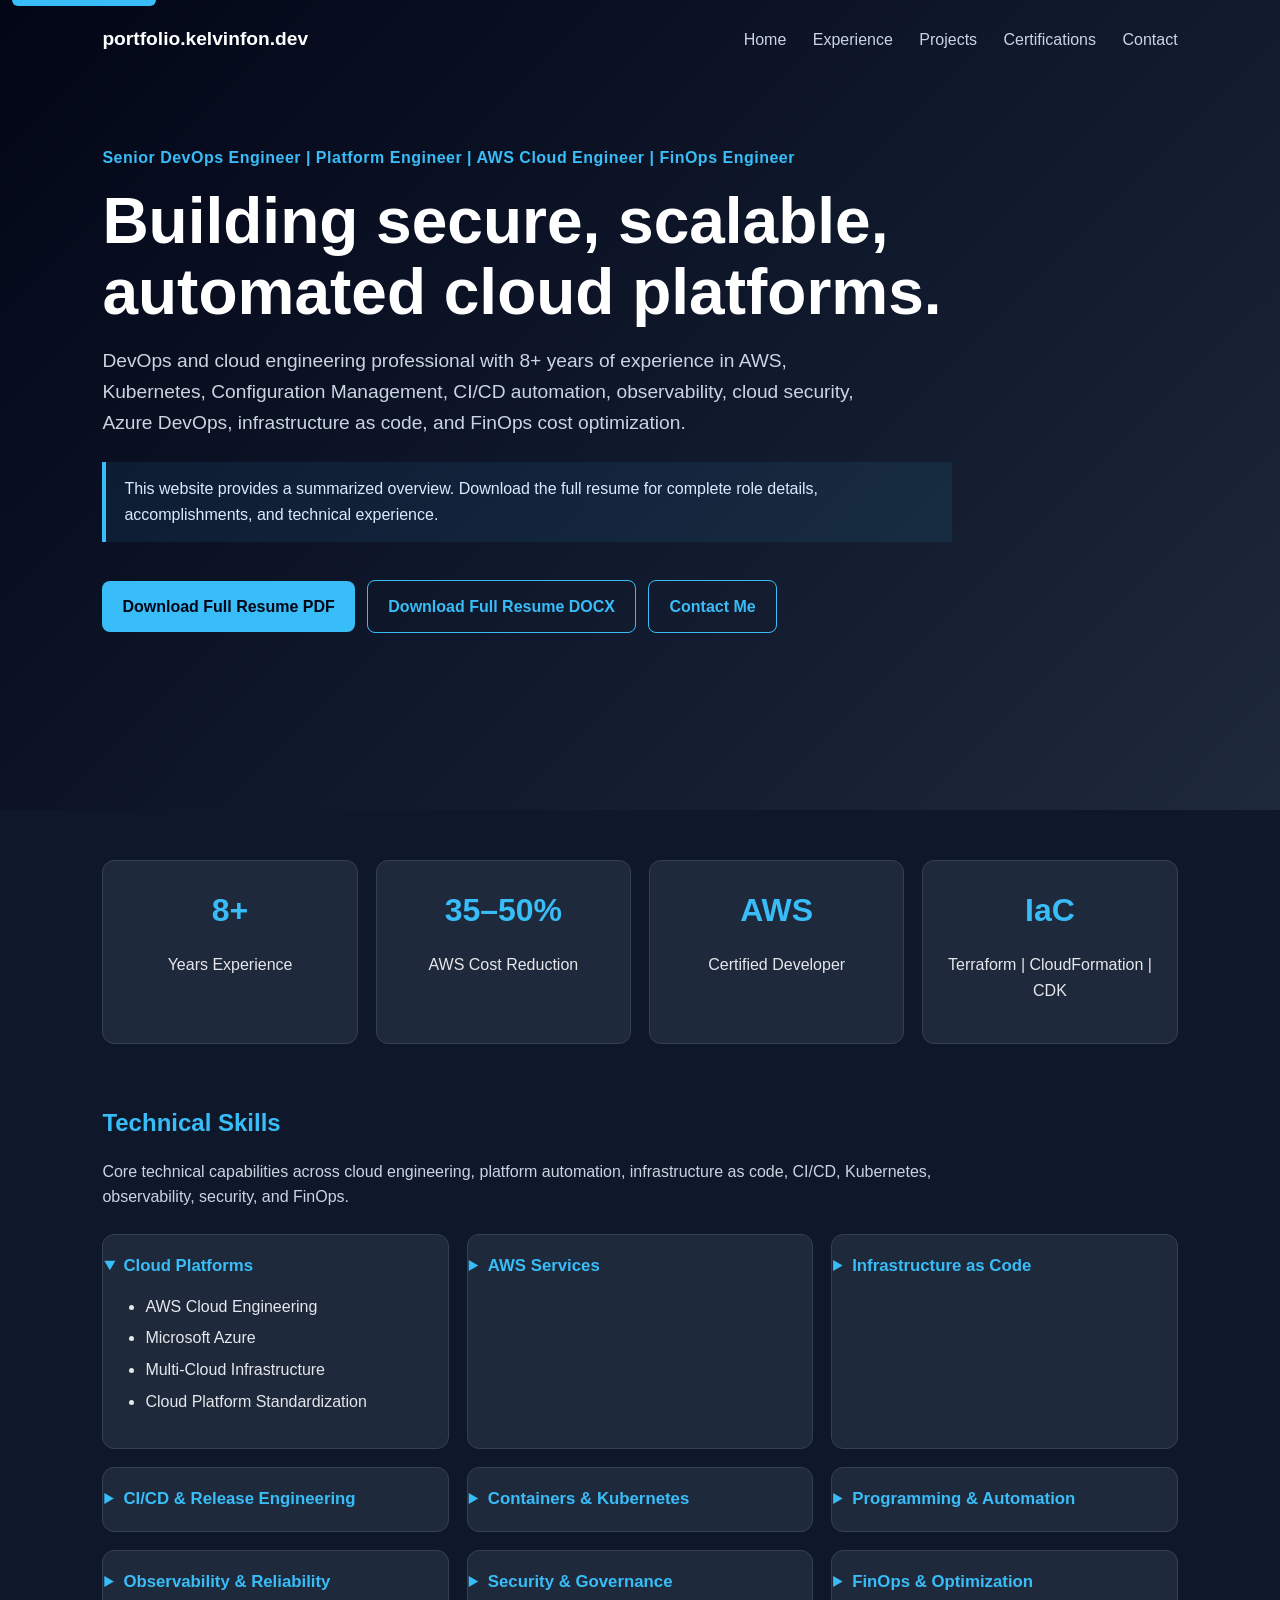
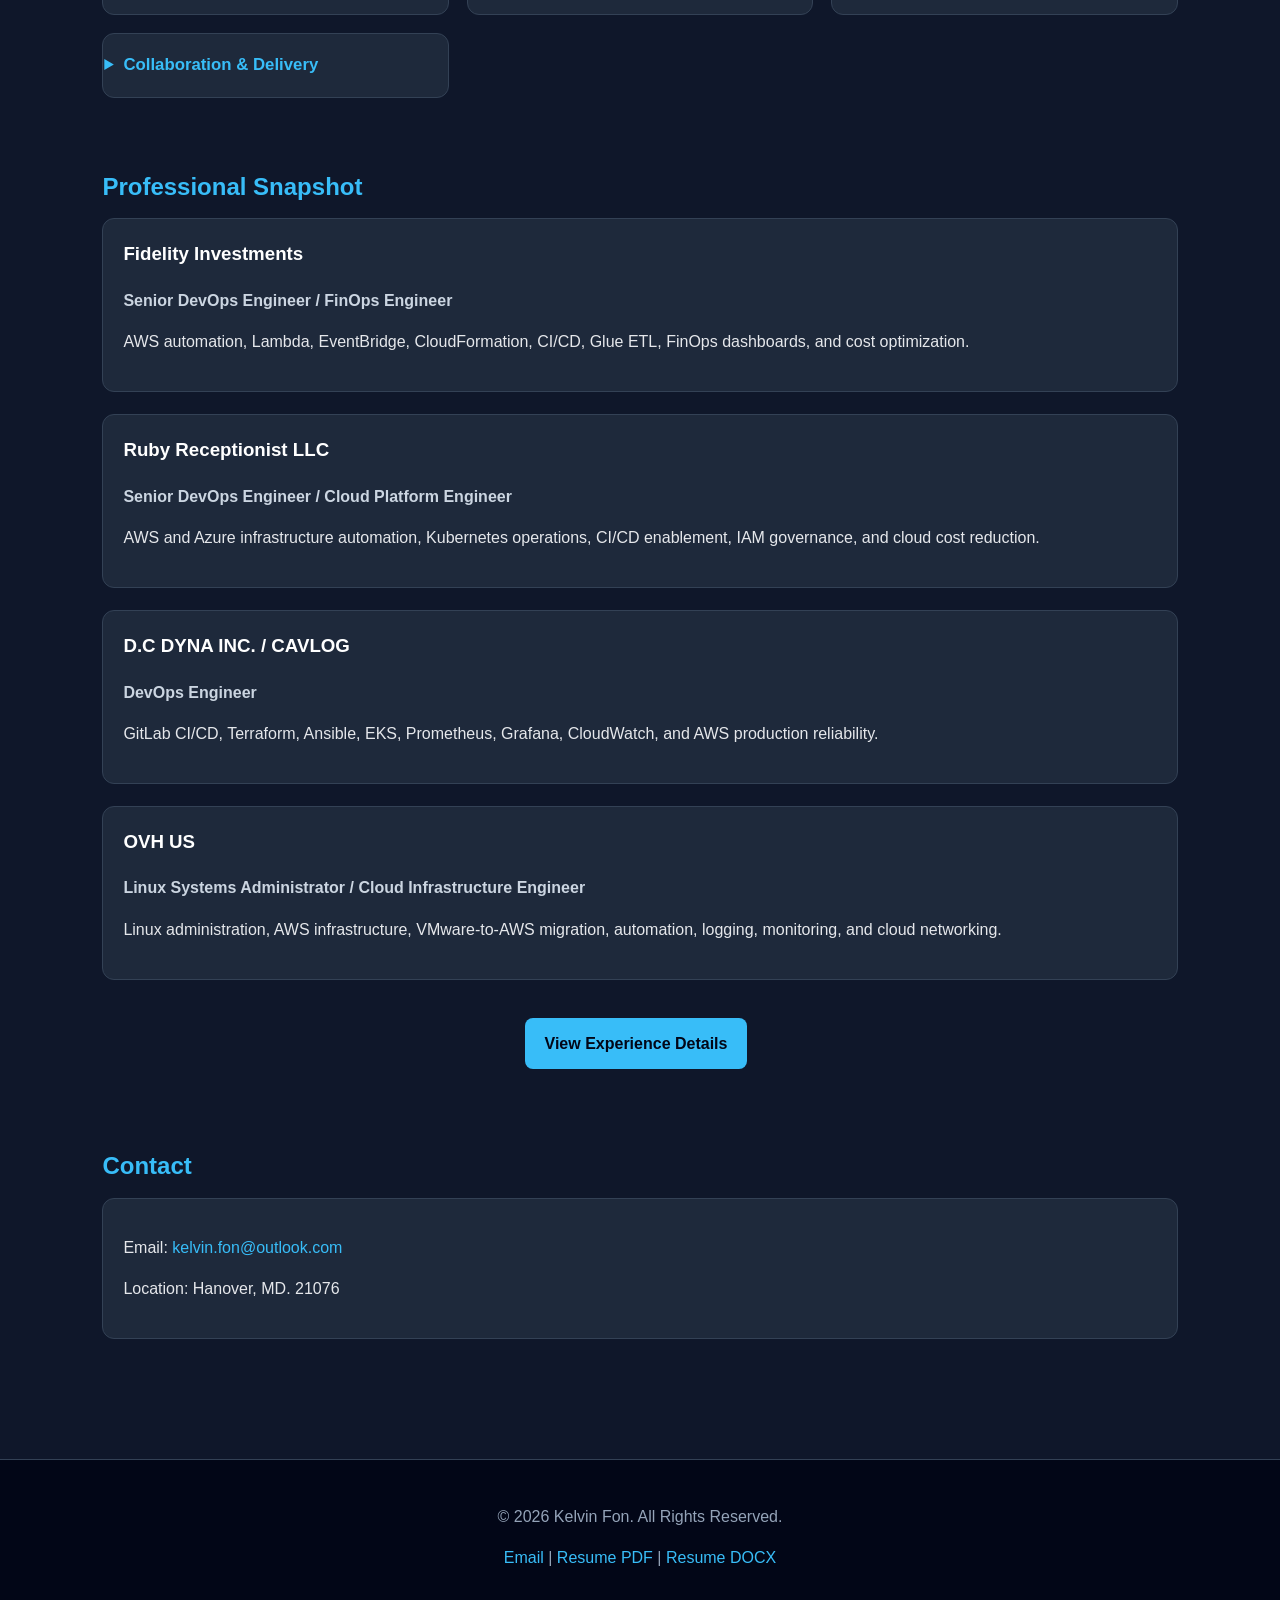
<file: index.html>
<!DOCTYPE html>
<html lang="en">
<head>
  <meta charset="UTF-8" />
  <meta name="viewport" content="width=device-width, initial-scale=1.0" />

  <title>portfolio.kelvinfon.dev | Senior DevOps Engineer</title>

  <meta name="description" content="Kelvin Fon - Senior DevOps Engineer, Platform Engineer, AWS Cloud Engineer, and FinOps Engineer." />
  <meta name="author" content="Kelvin Fon" />
  <meta name="keywords" content="DevOps Engineer, AWS Cloud Engineer, Platform Engineer, FinOps Engineer, Terraform, Kubernetes, CI/CD, GitHub Actions, Jenkins, AWS Lambda, CloudFormation, Infrastructure as Code" />

  <link rel="stylesheet" href="./css/style.css" />
</head>

<body>
<a href="#main-content" class="skip-link">Skip to content</a>

<header class="hero">
  <nav class="navbar">
    <div class="logo">portfolio.kelvinfon.dev</div>
    <div class="nav-links">
      <a href="./index.html">Home</a>
      <a href="./experience.html">Experience</a>
      <a href="./projects.html">Projects</a>
      <a href="./certifications.html">Certifications</a>
      <a href="#contact">Contact</a>
    </div>
  </nav>

  <section class="hero-content">
    <p class="tag">Senior DevOps Engineer | Platform Engineer | AWS Cloud Engineer | FinOps Engineer</p>

    <h1>Building secure, scalable, automated cloud platforms.</h1>

    <p class="hero-text">
      DevOps and cloud engineering professional with 8+ years of experience in AWS, Kubernetes,
      Configuration Management, CI/CD automation, observability, cloud security, Azure DevOps,
      infrastructure as code, and FinOps cost optimization.
    </p>

    <p class="resume-note">
      This website provides a summarized overview. Download the full resume for complete role details,
      accomplishments, and technical experience.
    </p>

    <div class="hero-buttons">
      <a href="./assets/Kelvin-Fon-Resume.pdf" download class="btn primary">Download Full Resume PDF</a>
      <a href="./assets/Kelvin-Fon-Resume.docx" download class="btn secondary">Download Full Resume DOCX</a>
      <a href="mailto:kelvin.fon@outlook.com" class="btn secondary">Contact Me</a>
    </div>
  </section>
</header>

<main id="main-content">
  <section class="stats">
    <div><h2>8+</h2><p>Years Experience</p></div>
    <div><h2>35–50%</h2><p>AWS Cost Reduction</p></div>
    <div><h2>AWS</h2><p>Certified Developer</p></div>
    <div><h2>IaC</h2><p>Terraform | CloudFormation | CDK</p></div>
  </section>

  <section id="skills" class="section">
    <h2>Technical Skills</h2>

    <p class="section-intro">
      Core technical capabilities across cloud engineering, platform automation, infrastructure as code,
      CI/CD, Kubernetes, observability, security, and FinOps.
    </p>

    <div class="skills-grid">
      <details open>
        <summary>Cloud Platforms</summary>
        <ul>
          <li>AWS Cloud Engineering</li>
          <li>Microsoft Azure</li>
          <li>Multi-Cloud Infrastructure</li>
          <li>Cloud Platform Standardization</li>
        </ul>
      </details>

      <details>
        <summary>AWS Services</summary>
        <ul>
          <li>Lambda</li>
          <li>EventBridge</li>
          <li>Step Functions</li>
          <li>Glue</li>
          <li>EC2 / ASG</li>
          <li>ECS / EKS</li>
          <li>RDS / S3</li>
          <li>IAM / VPC / CloudWatch</li>
        </ul>
      </details>

      <details>
        <summary>Infrastructure as Code</summary>
        <ul>
          <li>Terraform</li>
          <li>AWS CloudFormation</li>
          <li>AWS CDK</li>
          <li>ARM / Bicep</li>
          <li>Ansible</li>
        </ul>
      </details>

      <details>
        <summary>CI/CD & Release Engineering</summary>
        <ul>
          <li>GitHub Actions</li>
          <li>Jenkins</li>
          <li>GitLab CI</li>
          <li>Azure DevOps</li>
          <li>AWS CodePipeline</li>
          <li>Centralized Deployment Frameworks</li>
        </ul>
      </details>

      <details>
        <summary>Containers & Kubernetes</summary>
        <ul>
          <li>Kubernetes</li>
          <li>EKS</li>
          <li>AKS</li>
          <li>ECS</li>
          <li>Docker</li>
          <li>Helm</li>
          <li>kubectl</li>
        </ul>
      </details>

      <details>
        <summary>Programming & Automation</summary>
        <ul>
          <li>Python</li>
          <li>Golang</li>
          <li>Bash</li>
          <li>PowerShell</li>
          <li>SQL</li>
          <li>PySpark</li>
        </ul>
      </details>

      <details>
        <summary>Observability & Reliability</summary>
        <ul>
          <li>CloudWatch</li>
          <li>Prometheus</li>
          <li>Grafana</li>
          <li>ELK Stack</li>
          <li>Datadog</li>
          <li>Splunk</li>
          <li>Azure Monitor</li>
          <li>Alerting & Dashboards</li>
        </ul>
      </details>

      <details>
        <summary>Security & Governance</summary>
        <ul>
          <li>IAM</li>
          <li>KMS</li>
          <li>Least-Privilege Access</li>
          <li>Cross-Account Roles</li>
          <li>VPC Security</li>
          <li>Compliance Support</li>
          <li>Cloud Security Controls</li>
        </ul>
      </details>

      <details>
        <summary>FinOps & Optimization</summary>
        <ul>
          <li>AWS Cost Optimization</li>
          <li>Resource Rightsizing</li>
          <li>Lifecycle Policies</li>
          <li>Usage Reporting</li>
          <li>Forecasting Support</li>
          <li>Cloud Spend Dashboards</li>
        </ul>
      </details>

      <details>
        <summary>Collaboration & Delivery</summary>
        <ul>
          <li>Platform Engineering</li>
          <li>DevOps Best Practices</li>
          <li>Engineering Enablement</li>
          <li>Reusable Infrastructure Patterns</li>
          <li>Mentoring</li>
          <li>Jira / Confluence / Azure Boards</li>
        </ul>
      </details>
    </div>
  </section>

  <section class="section">
    <h2>Professional Snapshot</h2>

    <div class="card">
      <h3>Fidelity Investments</h3>
      <p class="role">Senior DevOps Engineer / FinOps Engineer</p>
      <p>AWS automation, Lambda, EventBridge, CloudFormation, CI/CD, Glue ETL, FinOps dashboards, and cost optimization.</p>
    </div>

    <div class="card">
      <h3>Ruby Receptionist LLC</h3>
      <p class="role">Senior DevOps Engineer / Cloud Platform Engineer</p>
      <p>AWS and Azure infrastructure automation, Kubernetes operations, CI/CD enablement, IAM governance, and cloud cost reduction.</p>
    </div>

    <div class="card">
      <h3>D.C DYNA INC. / CAVLOG</h3>
      <p class="role">DevOps Engineer</p>
      <p>GitLab CI/CD, Terraform, Ansible, EKS, Prometheus, Grafana, CloudWatch, and AWS production reliability.</p>
    </div>

    <div class="card">
      <h3>OVH US</h3>
      <p class="role">Linux Systems Administrator / Cloud Infrastructure Engineer</p>
      <p>Linux administration, AWS infrastructure, VMware-to-AWS migration, automation, logging, monitoring, and cloud networking.</p>
    </div>

    <div class="center">
      <a href="./experience.html" class="btn primary">View Experience Details</a>
    </div>
  </section>

  <section id="contact" class="section">
    <h2>Contact</h2>
    <div class="card">
      <p>Email: <a href="mailto:kelvin.fon@outlook.com">kelvin.fon@outlook.com</a></p>
      <p>Location: Hanover, MD. 21076</p>
    </div>
  </section>
</main>

<footer>
  <p>© 2026 Kelvin Fon. All Rights Reserved.</p>
  <p>
    <a href="mailto:kelvin.fon@outlook.com">Email</a> |
    <a href="./assets/Kelvin-Fon-Resume.pdf" download>Resume PDF</a> |
    <a href="./assets/Kelvin-Fon-Resume.docx" download>Resume DOCX</a>
  </p>
</footer>

<script src="./js/main.js"></script>
</body>
</html>
</file>
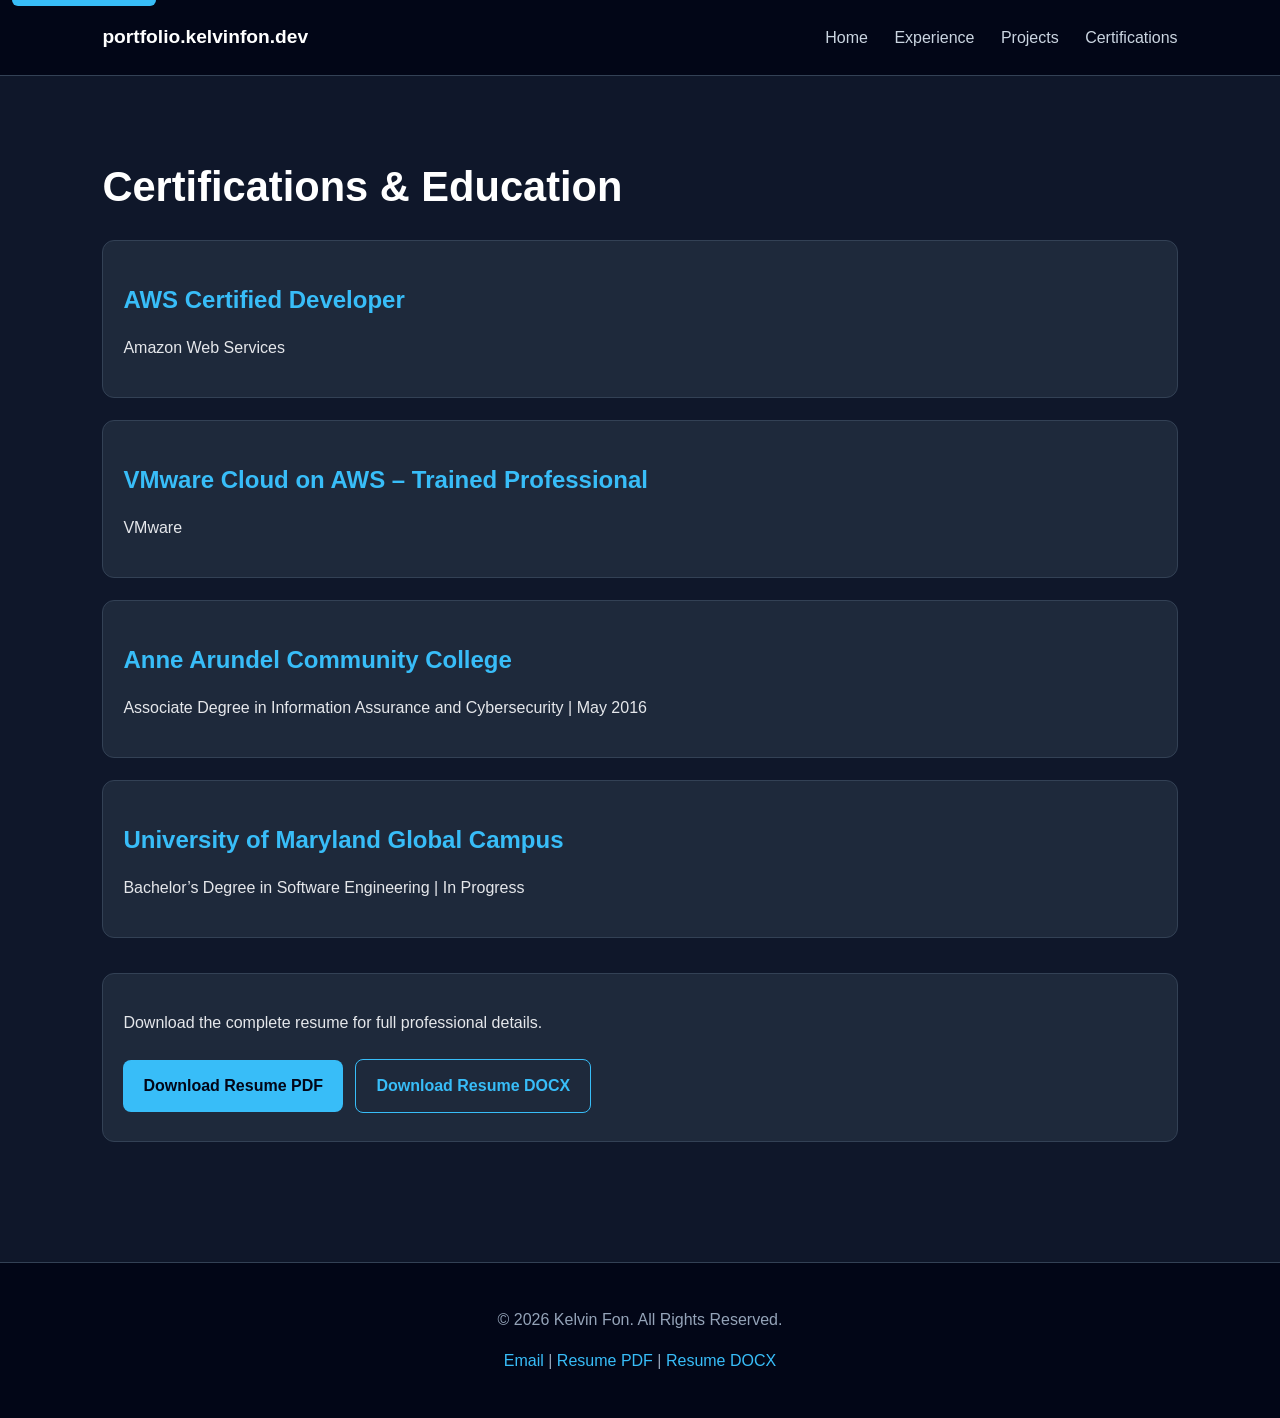
<file: certifications.html>
<!DOCTYPE html>
<html lang="en">
<head>
  <meta charset="UTF-8" />
  <meta name="viewport" content="width=device-width, initial-scale=1.0" />

  <title>Certifications | portfolio.kelvinfon.dev</title>

  <meta name="description" content="Certifications and education for Kelvin Fon, Senior DevOps Engineer and AWS Cloud Engineer." />
  <meta name="author" content="Kelvin Fon" />
  <meta name="keywords" content="DevOps Engineer, AWS Cloud Engineer, Platform Engineer, FinOps Engineer, Terraform, Kubernetes, CI/CD, GitHub Actions, Jenkins, AWS Lambda, CloudFormation, Infrastructure as Code" />

  <link rel="stylesheet" href="./css/style.css" />
</head>

<body>
<a href="#main-content" class="skip-link">Skip to content</a>

<nav class="navbar page-nav">
  <div class="logo">portfolio.kelvinfon.dev</div>
  <div class="nav-links">
    <a href="./index.html">Home</a>
    <a href="./experience.html">Experience</a>
    <a href="./projects.html">Projects</a>
    <a href="./certifications.html">Certifications</a>
  </div>
</nav>

<main id="main-content" class="section">
  <h1>Certifications & Education</h1>

  <div class="card">
    <h2>AWS Certified Developer</h2>
    <p>Amazon Web Services</p>
  </div>

  <div class="card">
    <h2>VMware Cloud on AWS – Trained Professional</h2>
    <p>VMware</p>
  </div>

  <div class="card">
    <h2>Anne Arundel Community College</h2>
    <p>Associate Degree in Information Assurance and Cybersecurity | May 2016</p>
  </div>

  <div class="card">
    <h2>University of Maryland Global Campus</h2>
    <p>Bachelor’s Degree in Software Engineering | In Progress</p>
  </div>

  <div class="resume-box">
    <p>Download the complete resume for full professional details.</p>
    <a href="./assets/Kelvin-Fon-Resume.pdf" download class="btn primary">Download Resume PDF</a>
    <a href="./assets/Kelvin-Fon-Resume.docx" download class="btn secondary">Download Resume DOCX</a>
  </div>
</main>

<footer>
  <p>© 2026 Kelvin Fon. All Rights Reserved.</p>
  <p>
    <a href="mailto:kelvin.fon@outlook.com">Email</a> |
    <a href="./assets/Kelvin-Fon-Resume.pdf" download>Resume PDF</a> |
    <a href="./assets/Kelvin-Fon-Resume.docx" download>Resume DOCX</a>
  </p>
</footer>

<script src="./js/main.js"></script>
</body>
</html>
</file>
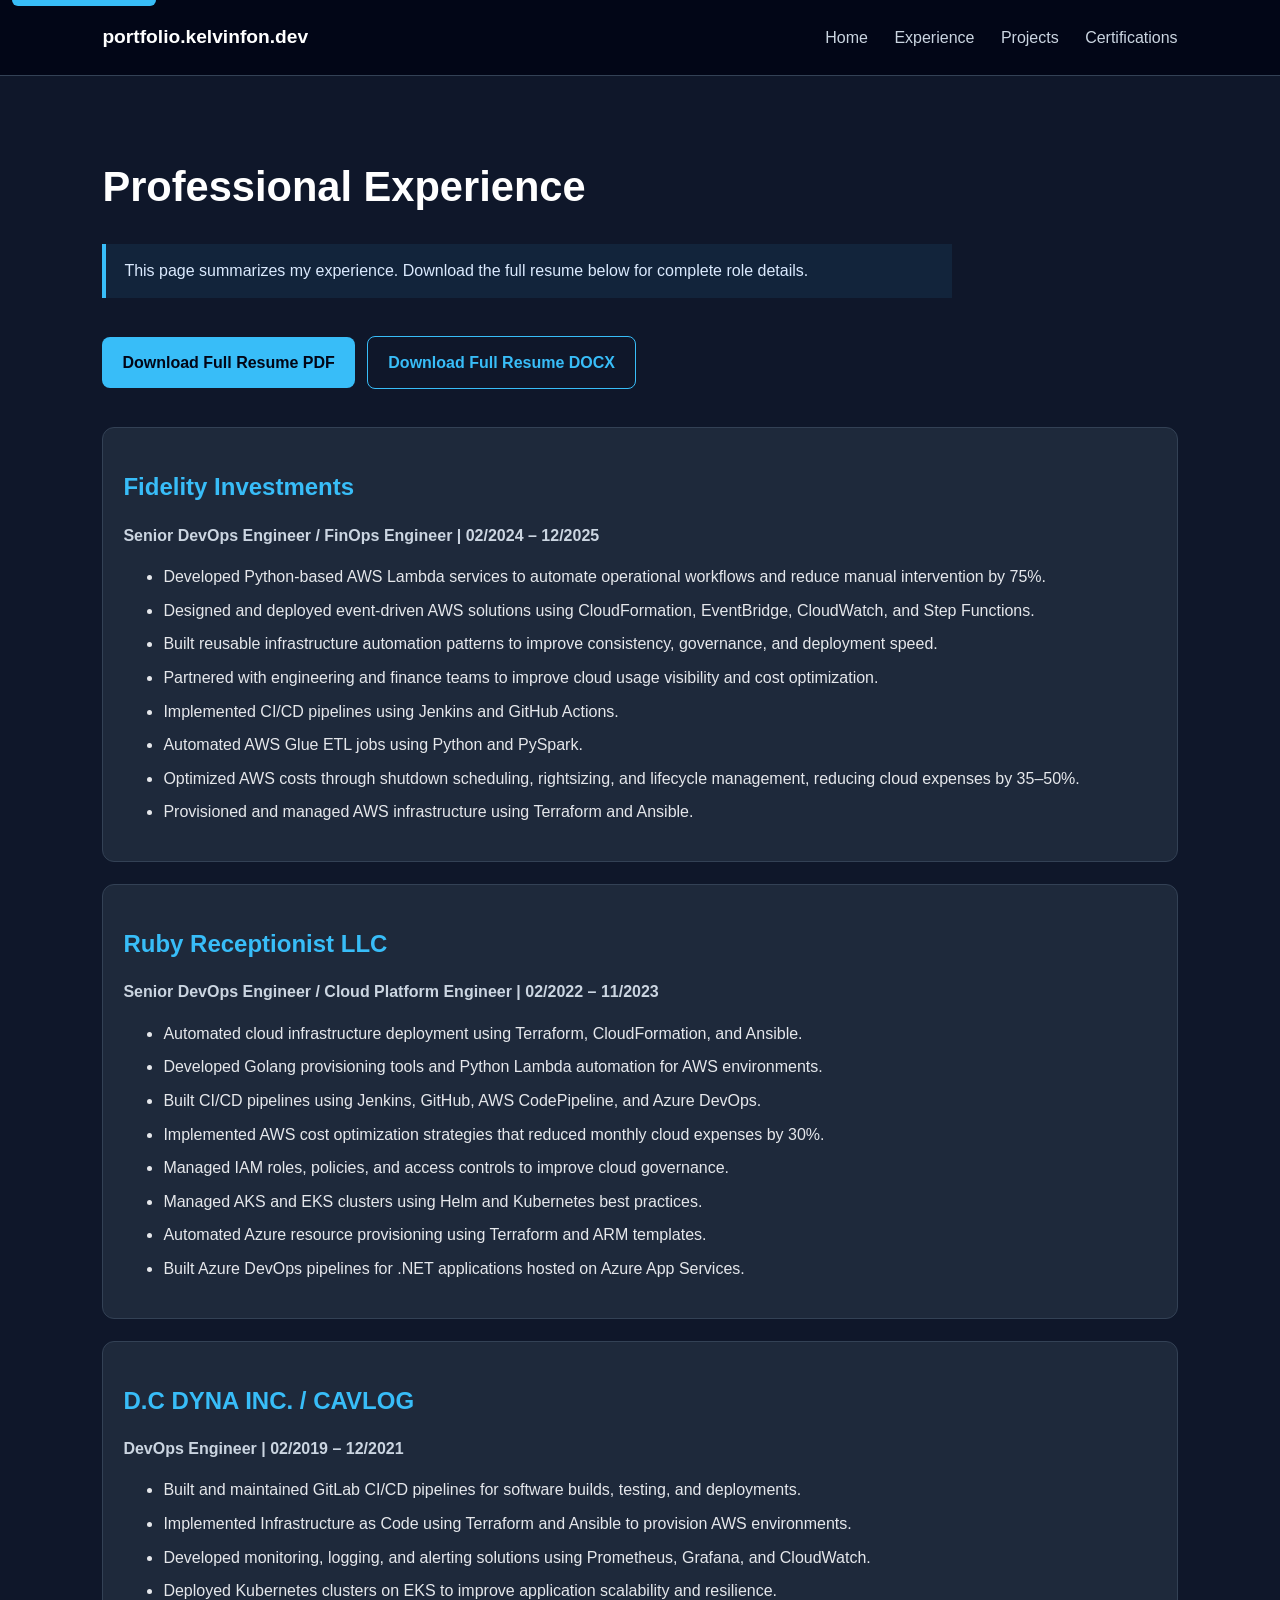
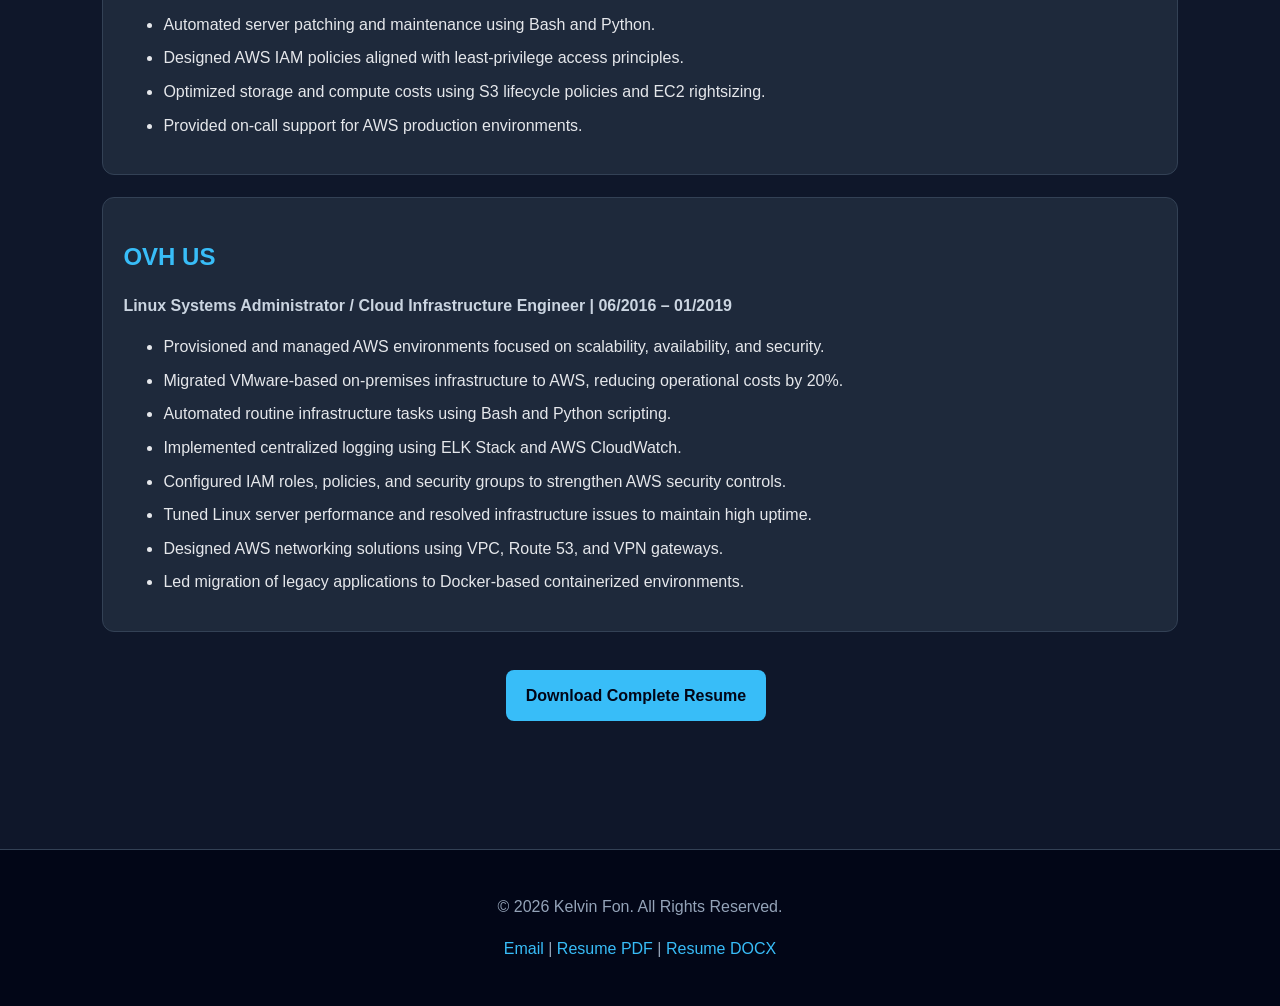
<file: experience.html>
<!DOCTYPE html>
<html lang="en">
<head>
  <meta charset="UTF-8" />
  <meta name="viewport" content="width=device-width, initial-scale=1.0" />

  <title>Experience | portfolio.kelvinfon.dev</title>

  <meta name="description" content="Professional experience for Kelvin Fon, Senior DevOps Engineer and AWS Cloud Engineer." />
  <meta name="author" content="Kelvin Fon" />
  <meta name="keywords" content="DevOps Engineer, AWS Cloud Engineer, Platform Engineer, FinOps Engineer, Terraform, Kubernetes, CI/CD, GitHub Actions, Jenkins, AWS Lambda, CloudFormation, Infrastructure as Code" />

  <link rel="stylesheet" href="./css/style.css" />
</head>

<body>
<a href="#main-content" class="skip-link">Skip to content</a>

<nav class="navbar page-nav">
  <div class="logo">portfolio.kelvinfon.dev</div>
  <div class="nav-links">
    <a href="./index.html">Home</a>
    <a href="./experience.html">Experience</a>
    <a href="./projects.html">Projects</a>
    <a href="./certifications.html">Certifications</a>
  </div>
</nav>

<main id="main-content" class="section">
  <h1>Professional Experience</h1>

  <p class="resume-note">
    This page summarizes my experience. Download the full resume below for complete role details.
  </p>

  <div class="hero-buttons small">
    <a href="./assets/Kelvin-Fon-Resume.pdf" download class="btn primary">Download Full Resume PDF</a>
    <a href="./assets/Kelvin-Fon-Resume.docx" download class="btn secondary">Download Full Resume DOCX</a>
  </div>

  <div class="card">
    <h2>Fidelity Investments</h2>
    <p class="role">Senior DevOps Engineer / FinOps Engineer | 02/2024 – 12/2025</p>
    <ul>
      <li>Developed Python-based AWS Lambda services to automate operational workflows and reduce manual intervention by 75%.</li>
      <li>Designed and deployed event-driven AWS solutions using CloudFormation, EventBridge, CloudWatch, and Step Functions.</li>
      <li>Built reusable infrastructure automation patterns to improve consistency, governance, and deployment speed.</li>
      <li>Partnered with engineering and finance teams to improve cloud usage visibility and cost optimization.</li>
      <li>Implemented CI/CD pipelines using Jenkins and GitHub Actions.</li>
      <li>Automated AWS Glue ETL jobs using Python and PySpark.</li>
      <li>Optimized AWS costs through shutdown scheduling, rightsizing, and lifecycle management, reducing cloud expenses by 35–50%.</li>
      <li>Provisioned and managed AWS infrastructure using Terraform and Ansible.</li>
    </ul>
  </div>

  <div class="card">
    <h2>Ruby Receptionist LLC</h2>
    <p class="role">Senior DevOps Engineer / Cloud Platform Engineer | 02/2022 – 11/2023</p>
    <ul>
      <li>Automated cloud infrastructure deployment using Terraform, CloudFormation, and Ansible.</li>
      <li>Developed Golang provisioning tools and Python Lambda automation for AWS environments.</li>
      <li>Built CI/CD pipelines using Jenkins, GitHub, AWS CodePipeline, and Azure DevOps.</li>
      <li>Implemented AWS cost optimization strategies that reduced monthly cloud expenses by 30%.</li>
      <li>Managed IAM roles, policies, and access controls to improve cloud governance.</li>
      <li>Managed AKS and EKS clusters using Helm and Kubernetes best practices.</li>
      <li>Automated Azure resource provisioning using Terraform and ARM templates.</li>
      <li>Built Azure DevOps pipelines for .NET applications hosted on Azure App Services.</li>
    </ul>
  </div>

  <div class="card">
    <h2>D.C DYNA INC. / CAVLOG</h2>
    <p class="role">DevOps Engineer | 02/2019 – 12/2021</p>
    <ul>
      <li>Built and maintained GitLab CI/CD pipelines for software builds, testing, and deployments.</li>
      <li>Implemented Infrastructure as Code using Terraform and Ansible to provision AWS environments.</li>
      <li>Developed monitoring, logging, and alerting solutions using Prometheus, Grafana, and CloudWatch.</li>
      <li>Deployed Kubernetes clusters on EKS to improve application scalability and resilience.</li>
      <li>Automated server patching and maintenance using Bash and Python.</li>
      <li>Designed AWS IAM policies aligned with least-privilege access principles.</li>
      <li>Optimized storage and compute costs using S3 lifecycle policies and EC2 rightsizing.</li>
      <li>Provided on-call support for AWS production environments.</li>
    </ul>
  </div>

  <div class="card">
    <h2>OVH US</h2>
    <p class="role">Linux Systems Administrator / Cloud Infrastructure Engineer | 06/2016 – 01/2019</p>
    <ul>
      <li>Provisioned and managed AWS environments focused on scalability, availability, and security.</li>
      <li>Migrated VMware-based on-premises infrastructure to AWS, reducing operational costs by 20%.</li>
      <li>Automated routine infrastructure tasks using Bash and Python scripting.</li>
      <li>Implemented centralized logging using ELK Stack and AWS CloudWatch.</li>
      <li>Configured IAM roles, policies, and security groups to strengthen AWS security controls.</li>
      <li>Tuned Linux server performance and resolved infrastructure issues to maintain high uptime.</li>
      <li>Designed AWS networking solutions using VPC, Route 53, and VPN gateways.</li>
      <li>Led migration of legacy applications to Docker-based containerized environments.</li>
    </ul>
  </div>

  <div class="center">
    <a href="./assets/Kelvin-Fon-Resume.pdf" download class="btn primary">Download Complete Resume</a>
  </div>
</main>

<footer>
  <p>© 2026 Kelvin Fon. All Rights Reserved.</p>
  <p>
    <a href="mailto:kelvin.fon@outlook.com">Email</a> |
    <a href="./assets/Kelvin-Fon-Resume.pdf" download>Resume PDF</a> |
    <a href="./assets/Kelvin-Fon-Resume.docx" download>Resume DOCX</a>
  </p>
</footer>

<script src="./js/main.js"></script>
</body>
</html>
</file>
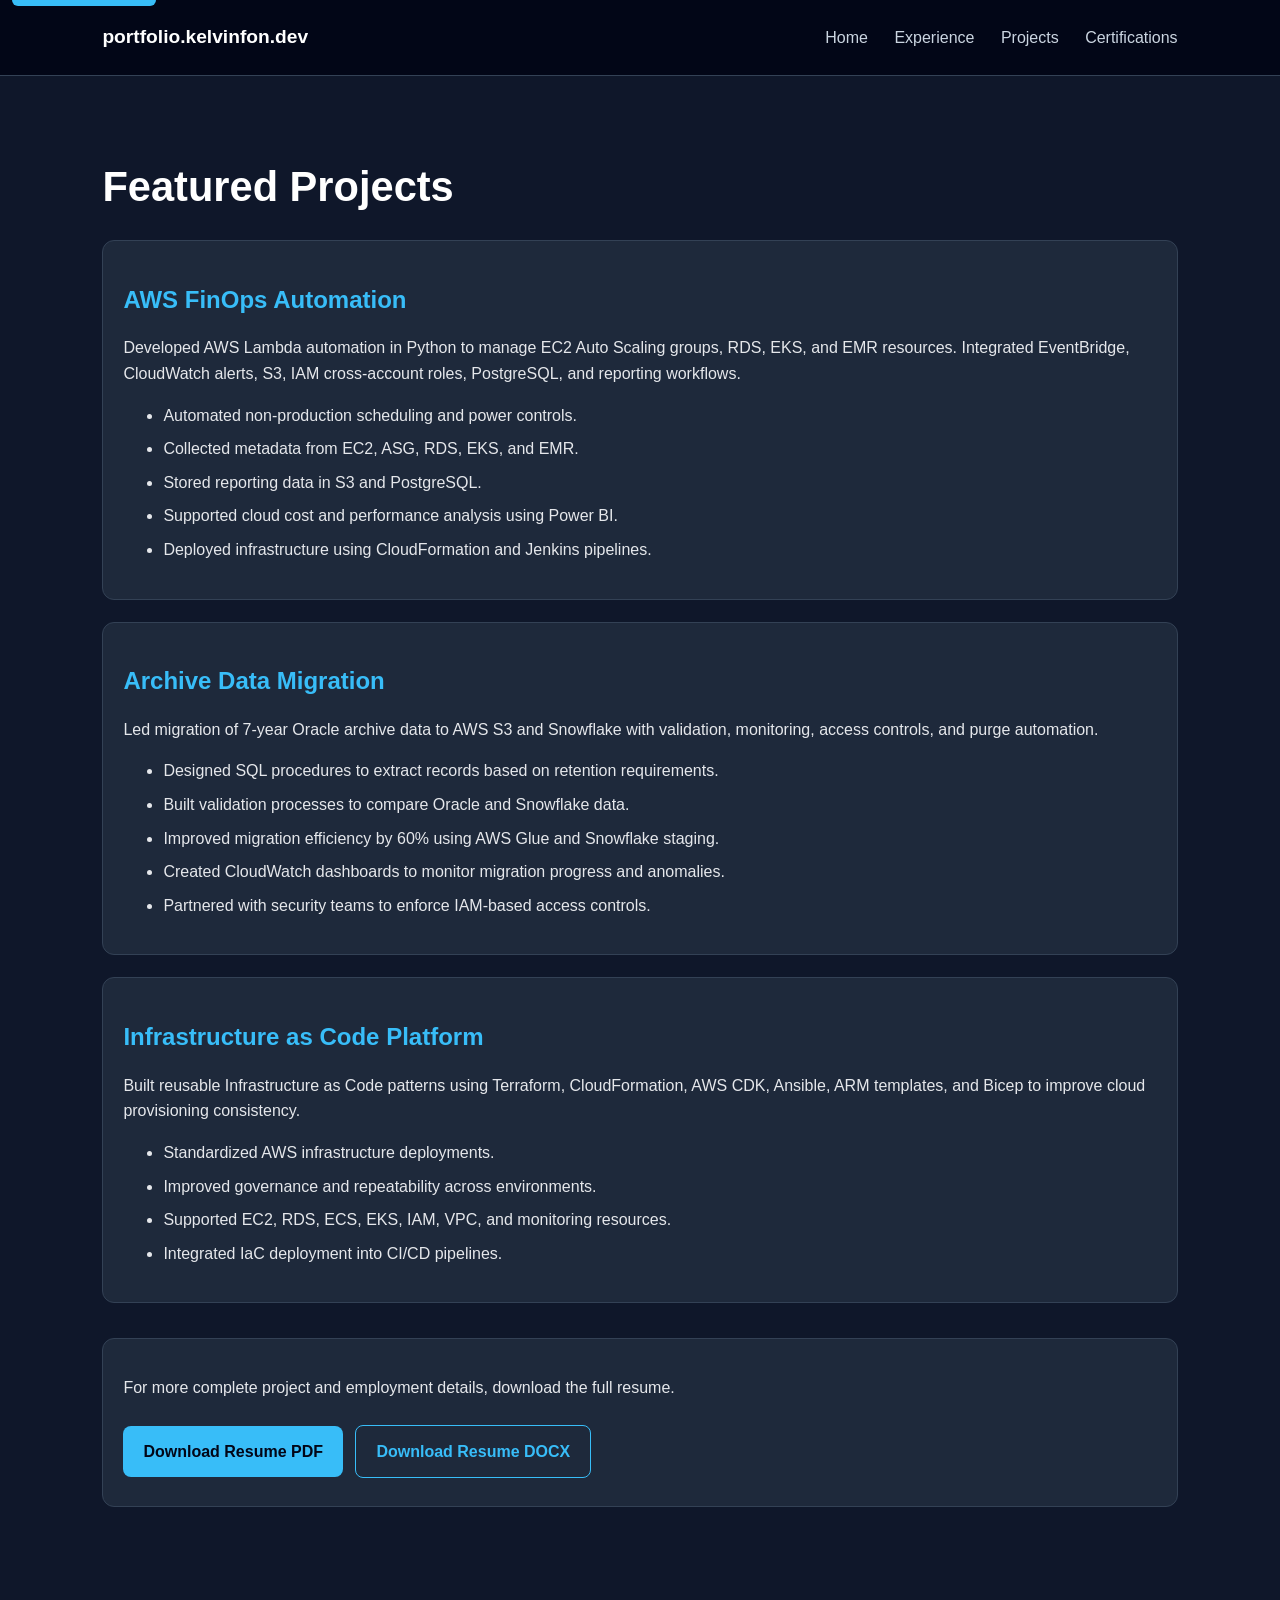
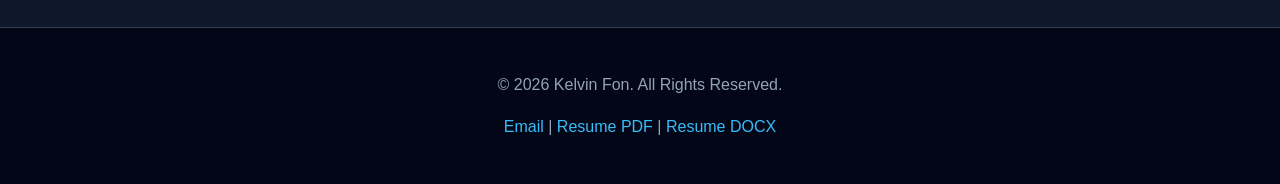
<file: projects.html>
<!DOCTYPE html>
<html lang="en">
<head>
  <meta charset="UTF-8" />
  <meta name="viewport" content="width=device-width, initial-scale=1.0" />

  <title>Projects | portfolio.kelvinfon.dev</title>

  <meta name="description" content="Featured AWS, DevOps, FinOps, Infrastructure as Code, and cloud automation projects by Kelvin Fon." />
  <meta name="author" content="Kelvin Fon" />
  <meta name="keywords" content="DevOps Engineer, AWS Cloud Engineer, Platform Engineer, FinOps Engineer, Terraform, Kubernetes, CI/CD, GitHub Actions, Jenkins, AWS Lambda, CloudFormation, Infrastructure as Code" />

  <link rel="stylesheet" href="./css/style.css" />
</head>

<body>
<a href="#main-content" class="skip-link">Skip to content</a>

<nav class="navbar page-nav">
  <div class="logo">portfolio.kelvinfon.dev</div>
  <div class="nav-links">
    <a href="./index.html">Home</a>
    <a href="./experience.html">Experience</a>
    <a href="./projects.html">Projects</a>
    <a href="./certifications.html">Certifications</a>
  </div>
</nav>

<main id="main-content" class="section">
  <h1>Featured Projects</h1>

  <div class="card">
    <h2>AWS FinOps Automation</h2>
    <p>
      Developed AWS Lambda automation in Python to manage EC2 Auto Scaling groups, RDS, EKS,
      and EMR resources. Integrated EventBridge, CloudWatch alerts, S3, IAM cross-account roles,
      PostgreSQL, and reporting workflows.
    </p>
    <ul>
      <li>Automated non-production scheduling and power controls.</li>
      <li>Collected metadata from EC2, ASG, RDS, EKS, and EMR.</li>
      <li>Stored reporting data in S3 and PostgreSQL.</li>
      <li>Supported cloud cost and performance analysis using Power BI.</li>
      <li>Deployed infrastructure using CloudFormation and Jenkins pipelines.</li>
    </ul>
  </div>

  <div class="card">
    <h2>Archive Data Migration</h2>
    <p>
      Led migration of 7-year Oracle archive data to AWS S3 and Snowflake with validation,
      monitoring, access controls, and purge automation.
    </p>
    <ul>
      <li>Designed SQL procedures to extract records based on retention requirements.</li>
      <li>Built validation processes to compare Oracle and Snowflake data.</li>
      <li>Improved migration efficiency by 60% using AWS Glue and Snowflake staging.</li>
      <li>Created CloudWatch dashboards to monitor migration progress and anomalies.</li>
      <li>Partnered with security teams to enforce IAM-based access controls.</li>
    </ul>
  </div>

  <div class="card">
    <h2>Infrastructure as Code Platform</h2>
    <p>
      Built reusable Infrastructure as Code patterns using Terraform, CloudFormation, AWS CDK,
      Ansible, ARM templates, and Bicep to improve cloud provisioning consistency.
    </p>
    <ul>
      <li>Standardized AWS infrastructure deployments.</li>
      <li>Improved governance and repeatability across environments.</li>
      <li>Supported EC2, RDS, ECS, EKS, IAM, VPC, and monitoring resources.</li>
      <li>Integrated IaC deployment into CI/CD pipelines.</li>
    </ul>
  </div>

  <div class="resume-box">
    <p>For more complete project and employment details, download the full resume.</p>
    <a href="./assets/Kelvin-Fon-Resume.pdf" download class="btn primary">Download Resume PDF</a>
    <a href="./assets/Kelvin-Fon-Resume.docx" download class="btn secondary">Download Resume DOCX</a>
  </div>
</main>

<footer>
  <p>© 2026 Kelvin Fon. All Rights Reserved.</p>
  <p>
    <a href="mailto:kelvin.fon@outlook.com">Email</a> |
    <a href="./assets/Kelvin-Fon-Resume.pdf" download>Resume PDF</a> |
    <a href="./assets/Kelvin-Fon-Resume.docx" download>Resume DOCX</a>
  </p>
</footer>

<script src="./js/main.js"></script>
</body>
</html>
</file>
<file: css/style.css>
* {
  box-sizing: border-box;
}

html {
  scroll-behavior: smooth;
}

body {
  margin: 0;
  font-family: Arial, Helvetica, sans-serif;
  background: #0f172a;
  color: #e5e7eb;
  line-height: 1.6;
}

a {
  color: #38bdf8;
  text-decoration: none;
}

a:hover {
  text-decoration: underline;
}

h1,
h2,
h3 {
  color: #ffffff;
}

.skip-link {
  position: absolute;
  top: -40px;
  left: 12px;
  background: #38bdf8;
  color: #020617;
  padding: 10px 14px;
  border-radius: 6px;
  font-weight: 700;
  z-index: 1000;
}

.skip-link:focus {
  top: 12px;
}

.hero {
  min-height: 90vh;
  background: linear-gradient(135deg, #020617, #0f172a, #1e293b);
  padding: 24px 8%;
}

.navbar {
  display: flex;
  justify-content: space-between;
  align-items: center;
  margin-bottom: 90px;
}

.page-nav {
  background: #020617;
  padding: 22px 8%;
  margin-bottom: 0;
  border-bottom: 1px solid #334155;
}

.logo {
  font-weight: 700;
  font-size: 1.2rem;
  color: #ffffff;
}

.nav-links a {
  margin-left: 22px;
  color: #cbd5e1;
}

.nav-links a:hover {
  color: #38bdf8;
}

.hero-content {
  max-width: 950px;
}

.tag {
  color: #38bdf8;
  font-weight: 700;
  letter-spacing: 0.5px;
}

.hero h1 {
  font-size: 4rem;
  line-height: 1.1;
  margin: 12px 0;
}

.hero-text {
  font-size: 1.2rem;
  max-width: 760px;
  color: #cbd5e1;
}

.resume-note {
  background: rgba(56, 189, 248, 0.08);
  border-left: 4px solid #38bdf8;
  padding: 14px 18px;
  margin: 24px 0;
  max-width: 850px;
  color: #dbeafe;
}

.hero-buttons {
  margin-top: 30px;
}

.hero-buttons.small {
  margin-bottom: 30px;
}

.btn {
  display: inline-block;
  padding: 13px 20px;
  border-radius: 8px;
  margin: 8px 8px 8px 0;
  font-weight: 700;
}

.primary {
  background: #38bdf8;
  color: #020617;
}

.secondary {
  border: 1px solid #38bdf8;
  color: #38bdf8;
}

main {
  padding: 50px 8%;
}

.stats {
  display: grid;
  grid-template-columns: repeat(auto-fit, minmax(160px, 1fr));
  gap: 18px;
  margin-bottom: 60px;
}

.stats div {
  background: #1e293b;
  padding: 24px;
  border-radius: 12px;
  border: 1px solid #334155;
  text-align: center;
}

.stats h2 {
  margin: 0;
  color: #38bdf8;
  font-size: 2rem;
}

.section {
  margin-bottom: 70px;
}

.section h1 {
  font-size: 2.6rem;
  margin-bottom: 20px;
}

.section h2 {
  color: #38bdf8;
  margin-bottom: 12px;
}

.section-intro {
  max-width: 900px;
  color: #cbd5e1;
  margin-bottom: 24px;
}

.grid {
  display: grid;
  grid-template-columns: repeat(auto-fit, minmax(210px, 1fr));
  gap: 14px;
}

.skills-grid {
  display: grid;
  grid-template-columns: repeat(auto-fit, minmax(260px, 1fr));
  gap: 18px;
}

.skills-grid details {
  background: #1e293b;
  border: 1px solid #334155;
  border-radius: 12px;
  padding: 18px 20px;
  transition: border-color 0.2s ease, transform 0.2s ease;
}

.skills-grid details:hover {
  border-color: #38bdf8;
  transform: translateY(-2px);
}

.skills-grid summary {
  color: #38bdf8;
  font-weight: 700;
  font-size: 1.05rem;
  cursor: pointer;
  list-style-position: outside;
}

.skills-grid ul {
  margin-top: 14px;
  padding-left: 22px;
}

.skills-grid li {
  color: #e5e7eb;
  margin-bottom: 6px;
}

.grid div,
.card,
.resume-box {
  background: #1e293b;
  border: 1px solid #334155;
  border-radius: 12px;
  padding: 20px;
}

.card {
  margin-bottom: 22px;
}

.card h3 {
  margin-top: 0;
}

.role {
  color: #cbd5e1;
  font-weight: 700;
}

li {
  margin-bottom: 8px;
}

.center {
  text-align: center;
  margin-top: 30px;
}

.resume-box {
  margin-top: 35px;
}

footer {
  text-align: center;
  padding: 28px;
  background: #020617;
  border-top: 1px solid #334155;
  color: #94a3b8;
}

footer a {
  color: #38bdf8;
}

@media (max-width: 768px) {
  .navbar {
    display: block;
    margin-bottom: 50px;
  }

  .page-nav {
    margin-bottom: 0;
  }

  .nav-links {
    margin-top: 18px;
  }

  .nav-links a {
    display: inline-block;
    margin: 6px 12px 6px 0;
  }

  .hero h1 {
    font-size: 2.5rem;
  }

  .hero {
    min-height: auto;
  }

  main {
    padding: 35px 6%;
  }
}
</file>
